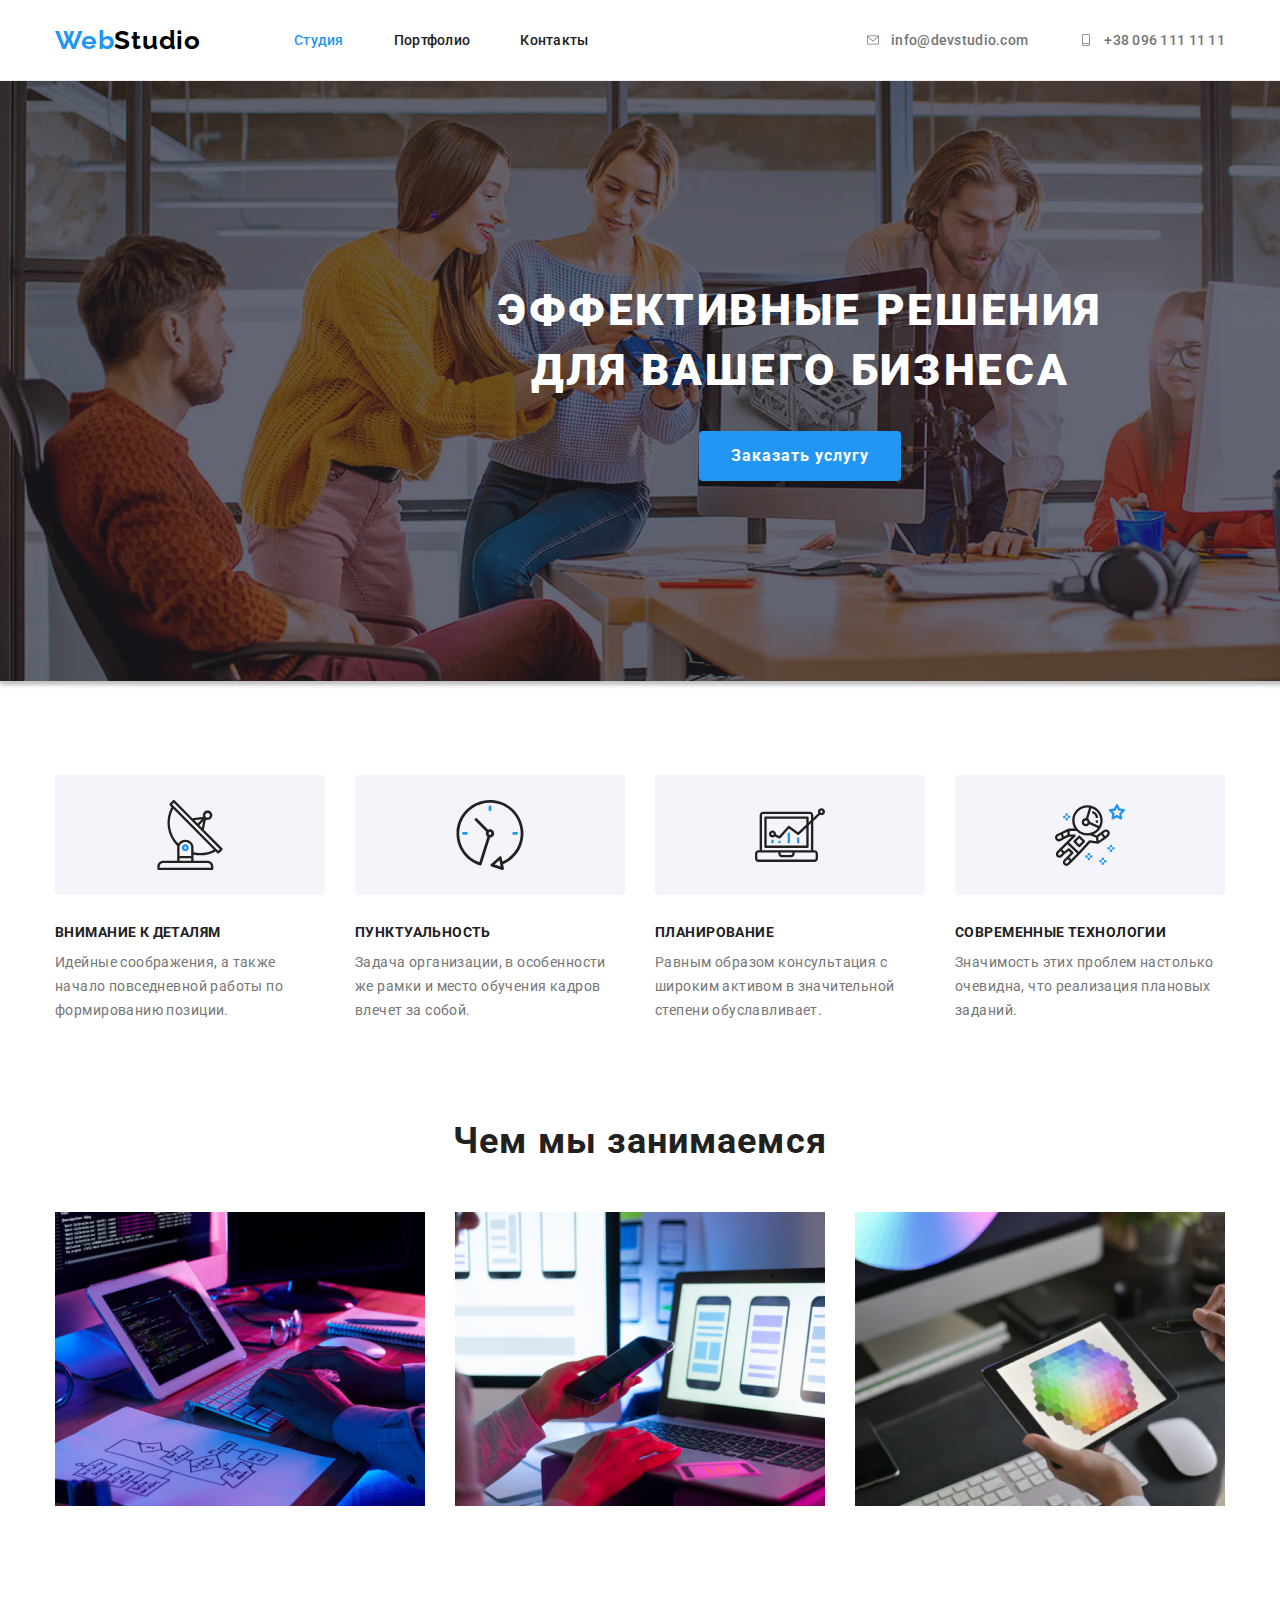
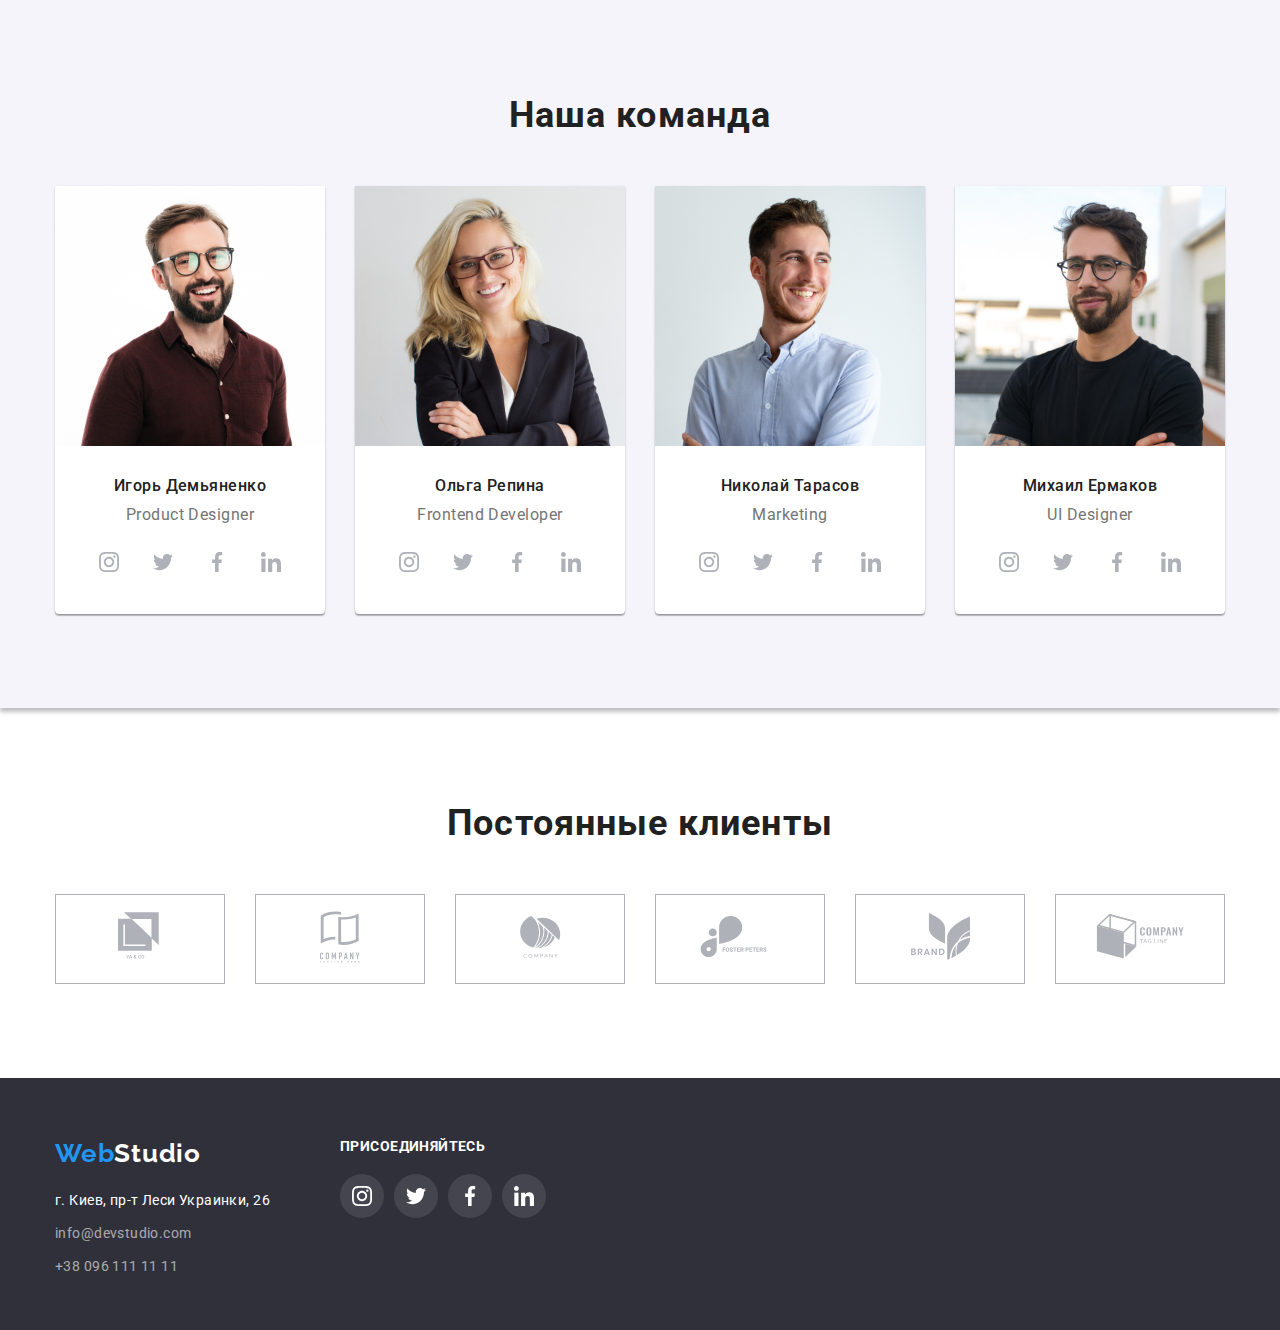
<file: index.html>
<!DOCTYPE html>
<html lang="ru">
  <head>
    <meta charset="UTF-8" />
    <meta name="viewport" content="width=device-width, initial-scale=1.0" />
    <title>Web Studio</title>
    <link
      rel="stylesheet"
      href="https://cdnjs.cloudflare.com/ajax/libs/modern-normalize/1.0.0/modern-normalize.css"
    />
    <link
      rel="stylesheet"
      href="https://fonts.googleapis.com/css2?family=Raleway:wght@700&family=Roboto:wght@400;500;700;900&display=swap"
    />
    <link rel="stylesheet" href="./css/main.css" />
  </head>
  <body>
    <header class="header">
      <div class="container">
        <nav class="navigation">
          <ul class="nav">
            <li class="nav-list list">
              <a href="./index.html" lang="en" class="link">
                <span class="logo-web-header">Web</span><span class="logo-studio-header">Studio</span></a>
            </li>
            <li class="nav-list list">
              <a href="./index.html" class="nav-list-link link current">Студия</a>
            </li>
            <li class="nav-list list">
              <a href="./portfolio.html" class="nav-list-link link">Портфолио</a>
            </li>
            <li class="nav-list list">
              <a href="" class="nav-list-link link">Контакты</a>
            </li>
          </ul>
        </nav>
        <address class="address">
          <ul class="address-nav">
            <li class="adress-list list">
              <a href="mailto:info@devstudio.com" class="header-email-link link">
                <svg class="address-svg" width='16' height='12'>
                  <use href='./img/sprite.svg#icon-mail'></use>
                </svg>
                info@devstudio.com</a>
            </li>
            <li class="adress-list list">
              <a href="tel:+380961111111" class="header-tel-link link">
                <svg class="address-svg" width='16' height='12'>
                  <use href='./img/sprite.svg#icon-tel'></use>
                </svg>
                +38 096 111 11 11</a>
            </li>
          </ul>
        </address>
      </div>
    </header>
    <main class="main">
        <section class="main-section">
          <div class="container main-title">
              <h1 class="main-section-title">ЭФФЕКТИВНЫЕ РЕШЕНИЯ <br> ДЛЯ ВАШЕГО БИЗНЕСА</h1>
            <button type="button" class="main-section-button">Заказать услугу</button>
          </div>
        </section>
       <section class="benefits">
         <div class="container">
          <h2 hidden>Преимущества</h2>
          <ul class="benefits-title-group">
            <li class="benefits-list list">
              <p class="benefits-list-item item1">Внимание к деталям</p>
              <p class="benefits-list-text">
                Идейные соображения, а также начало повседневной работы по
                формированию позиции.
              </p>
            </li>
            <li class="benefits-list list">
              <p class="benefits-list-item item2">Пунктуальность</p>
              <p class="benefits-list-text">
                Задача организации, в особенности же рамки и место обучения кадров
                влечет за собой.
              </p>
            </li>
            <li class="benefits-list list">
              <p class="benefits-list-item item3">Планирование</p>
              <p class="benefits-list-text">
                Равным образом консультация с широким активом в значительной
                степени обуславливает.
              </p>
            </li>
            <li class="benefits-list list">
              <p class="benefits-list-item item4">Современные технологии</p>
              <p class="benefits-list-text">
                Значимость этих проблем настолько очевидна, что реализация
                плановых заданий.
              </p>
          </ul>
         </div>
      </section>
      <section class="doing">
        <div class="container">
            <h2 class="doing-title">Чем мы занимаемся</h2>
            <ul class="doing-item">
              <li class="doing-list list">
                <a href="">
                  <img src="./img/service/service-1.jpg"
                    alt="Мы занимаемся десктопными приложениями"
                    height="294"
                    width="370"/>
                </a>
              </li>
              <li class="doing-list list">
                <a href="">
                  <img src="./img/service/service-2.jpg"
                    alt="Мы занимаемся мобильными приложениями"
                    height="294"
                    width="370"/>
                </a>
              </li>
              <li class="doing-list list">
                <a href="">
                  <img src="./img/service/service-3.jpg"
                    alt="Мы занимаемся дизайнерскими решениями"
                    height="294"
                    width="370"/>
                </a>
              </li>
            </ul>
        </div>
      </section>
      <section class="team">
        <div class="container">
            <h2 class="team-title">Наша команда</h2>
          <ul class="team-group">
            <li class="team-list list">
              <img
                src="./img/our-team/team-1.jpg"
                alt="Наша команда: Игорь Демьяненко"
                height="260"
                width="270"/>
              <h3 class="team-person">Игорь Демьяненко</h3>
              <p lang="en" class="team-role">Product Designer</p>
              <div class="team-contact">
                <ul class="social-list list">
                  <li class="social-list-link link">
                    <a class="social-link" href="">
                      <svg class="social-svg">
                        <use href='./img/sprite.svg#icon-instagram'></use>
                      </svg>
                    </a>
                  </li>
                  <li class="social-list-link link">
                    <a class="social-link" href="">
                      <svg class="social-svg">
                        <use href='./img/sprite.svg#icon-twitter'></use>
                      </svg>
                    </a>
                  </li>
                  <li class="social-list-link link">
                    <a class="social-link" href="">
                      <svg class="social-svg">
                        <use href='./img/sprite.svg#icon-facebook'></use>
                      </svg>
                    </a>
                  </li>
                  <li class="social-list-link link">
                    <a class="social-link" href="">
                      <svg class="social-svg">
                        <use href='./img/sprite.svg#icon-linkedin'></use>
                      </svg>
                    </a>
                  </li>
                </ul>
              </div>
            </li>
            <li class="team-list list">
              <img
                src="./img/our-team/team-2.jpg"
                alt="Наша команда: Ольга Репина"
                height="260"
                width="270"/>
              <h3 class="team-person">Ольга Репина</h3>
              <p lang="en" class="team-role">Frontend Developer</p>
              <div class="team-contact">
                <ul class="social-list list">
                  <li class="social-list-link link">
                    <a class="social-link" href="">
                      <svg class="social-svg">
                        <use href='./img/sprite.svg#icon-instagram'></use>
                      </svg>
                    </a>
                  </li>
                  <li class="social-list-link link">
                    <a class="social-link" href="">
                      <svg class="social-svg">
                        <use href='./img/sprite.svg#icon-twitter'></use>
                      </svg>
                    </a>
                  </li>
                  <li class="social-list-link link">
                    <a class="social-link" href="">
                      <svg class="social-svg">
                        <use href='./img/sprite.svg#icon-facebook'></use>
                      </svg>
                    </a>
                  </li>
                  <li class="social-list-link link">
                    <a class="social-link" href="">
                      <svg class="social-svg">
                        <use href='./img/sprite.svg#icon-linkedin'></use>
                      </svg>
                    </a>
                  </li>
                </ul>
              </div>
            </li>
            <li class="team-list list">
              <img
                src="./img/our-team/team-3.jpg"
                alt="Наша команда: Николай Тарасов"
                height="260"
                width="270"/>
              <h3 class="team-person">Николай Тарасов</h3>
              <p lang="en" class="team-role">Marketing</p>
              <div class="team-contact">
                <ul class="social-list list">
                  <li class="social-list-link link">
                    <a class="social-link" href="">
                      <svg class="social-svg">
                        <use href='./img/sprite.svg#icon-instagram'></use>
                      </svg>
                    </a>
                  </li>
                  <li class="social-list-link link">
                    <a class="social-link" href="">
                      <svg class="social-svg">
                        <use href='./img/sprite.svg#icon-twitter'></use>
                      </svg>
                    </a>
                  </li>
                  <li class="social-list-link link">
                    <a class="social-link" href="">
                      <svg class="social-svg">
                        <use href='./img/sprite.svg#icon-facebook'></use>
                      </svg>
                    </a>
                  </li>
                  <li class="social-list-link link">
                    <a class="social-link" href="">
                      <svg class="social-svg">
                        <use href='./img/sprite.svg#icon-linkedin'></use>
                      </svg>
                    </a>
                  </li>
                </ul>
              </div>
            </li>
            <li class="team-list list">
              <img
                src="./img/our-team/team-4.jpg"
                alt="Наша команда: Михаил Ермаков"
                height="260"
                width="270"/>
              <h3 class="team-person">Михаил Ермаков</h3>
              <p lang="en" class="team-role">UI Designer</p>
              <div class="team-contact">
                <ul class="social-list list">
                  <li class="social-list-link link">
                    <a class="social-link" href="">
                      <svg class="social-svg">
                        <use href='./img/sprite.svg#icon-instagram'></use>
                      </svg>
                    </a>
                  </li>
                  <li class="social-list-link link">
                    <a class="social-link" href="">
                      <svg class="social-svg">
                        <use href='./img/sprite.svg#icon-twitter'></use>
                      </svg>
                    </a>
                  </li>
                  <li class="social-list-link link">
                    <a class="social-link" href="">
                      <svg class="social-svg">
                        <use href='./img/sprite.svg#icon-facebook'></use>
                      </svg>
                    </a>
                  </li>
                  <li class="social-list-link link">
                    <a class="social-link" href="">
                      <svg class="social-svg">
                        <use href='./img/sprite.svg#icon-linkedin'></use>
                      </svg>
                    </a>
                  </li>
                </ul>
              </div>
            </li>
          </ul>
         </div>
      </section>
      <section class="customers">
        <div class="container">
          <h1 class="cust-title">Постоянные клиенты</h1>
          <ul class="cust-list">
            <li class="cust-list-link list">
              <a class="cust-link" href="">
                <svg class="cust-list-svg" width='45' height='50'>
                  <use href='./img/sprite.svg#icon-logo1'></use>
                </svg>
              </a>
            </li>
            <li class="cust-list-link list">
              <a class="cust-link" href=""><svg class="cust-list-svg" width='40' height='52'>
                <use href='./img/sprite.svg#icon-logo2'></use>
              </svg></a>
            </li>
            <li class="cust-list-link list">
              <a href=""><svg class="cust-list-svg"  width='41' height='42'>
                <use href='./img/sprite.svg#icon-logo3'></use>
              </svg></a>
            </li>
            <li class="cust-list-link list">
              <a href=""><svg class="cust-list-svg"  width='80' height='42'>
                <use href='./img/sprite.svg#icon-logo4'></use>
              </svg></a>
            </li>
            <li class="cust-list-link list">
              <a href=""><svg class="cust-list-svg"  width='59' height='47'>
                <use href='./img/sprite.svg#icon-logo5'></use>
              </svg></a>
            </li>
            <li class="cust-list-link list">
              <a href=""><svg class="cust-list-svg"  width='89' height='45'>
                <use href='./img/sprite.svg#icon-logo6'></use>
              </svg></a>
            </li>
          </ul>
        </div>
      </section>
    </main>
    <footer class="footer">
      <div class="container">
        <div class="logo-footer">
          <a href="./index.html" lang="en" class="link"
          ><span class="logo-web">Web</span
          ><span class="logo-studio">Studio</span></a>
         <address class="contact-footer">
          <ul>
            <li class="footer-list list">
              <a
                href="https://goo.gl/maps/NVVWa15Udhnw2VXG6"
                target="_blank"
                class="footer-adress-link link"
                >г. Киев, пр-т Леси Украинки, 26</a>
            </li>
            <li class="footer-list list">
              <a href="mailto:info@devstudio.com" class="footer-email-link link"
                >info@devstudio.com</a>
            </li>
            <li class="footer-list list">
              <a href="tel:+380961111111" class="footer-tel-link link">+38 096 111 11 11</a>
            </li>
          </ul>
         </address>
       </div>
      <div class="join-footer">
        <h2 class="join-footer-title">ПРИСОЕДИНЯЙТЕСЬ</h2>
        <ul class="social-list list">
          <li class="social-list-link link footer-social">
            <a class="social-link footer-social-link" href="">
              <svg class="social-svg">
                <use href='./img/sprite.svg#icon-instagram'></use>
              </svg>
            </a>
          </li>
          <li class="social-list-link link footer-social">
            <a class="social-link footer-social-link" href="">
              <svg class="social-svg">
                <use href='./img/sprite.svg#icon-twitter'></use>
              </svg>
            </a>
          </li>
          <li class="social-list-link link footer-social">
            <a class="social-link footer-social-link" href="">
              <svg class="social-svg">
                <use href='./img/sprite.svg#icon-facebook'></use>
              </svg>
            </a>
          </li>
          <li class="social-list-link link footer-social">
            <a class="social-link footer-social-link" href="">
              <svg class="social-svg">
                <use href='./img/sprite.svg#icon-linkedin'></use>
              </svg>
            </a>
          </li>
        </ul>
      </div>
      </div>
    </footer>
  </body>
</html>
</file>
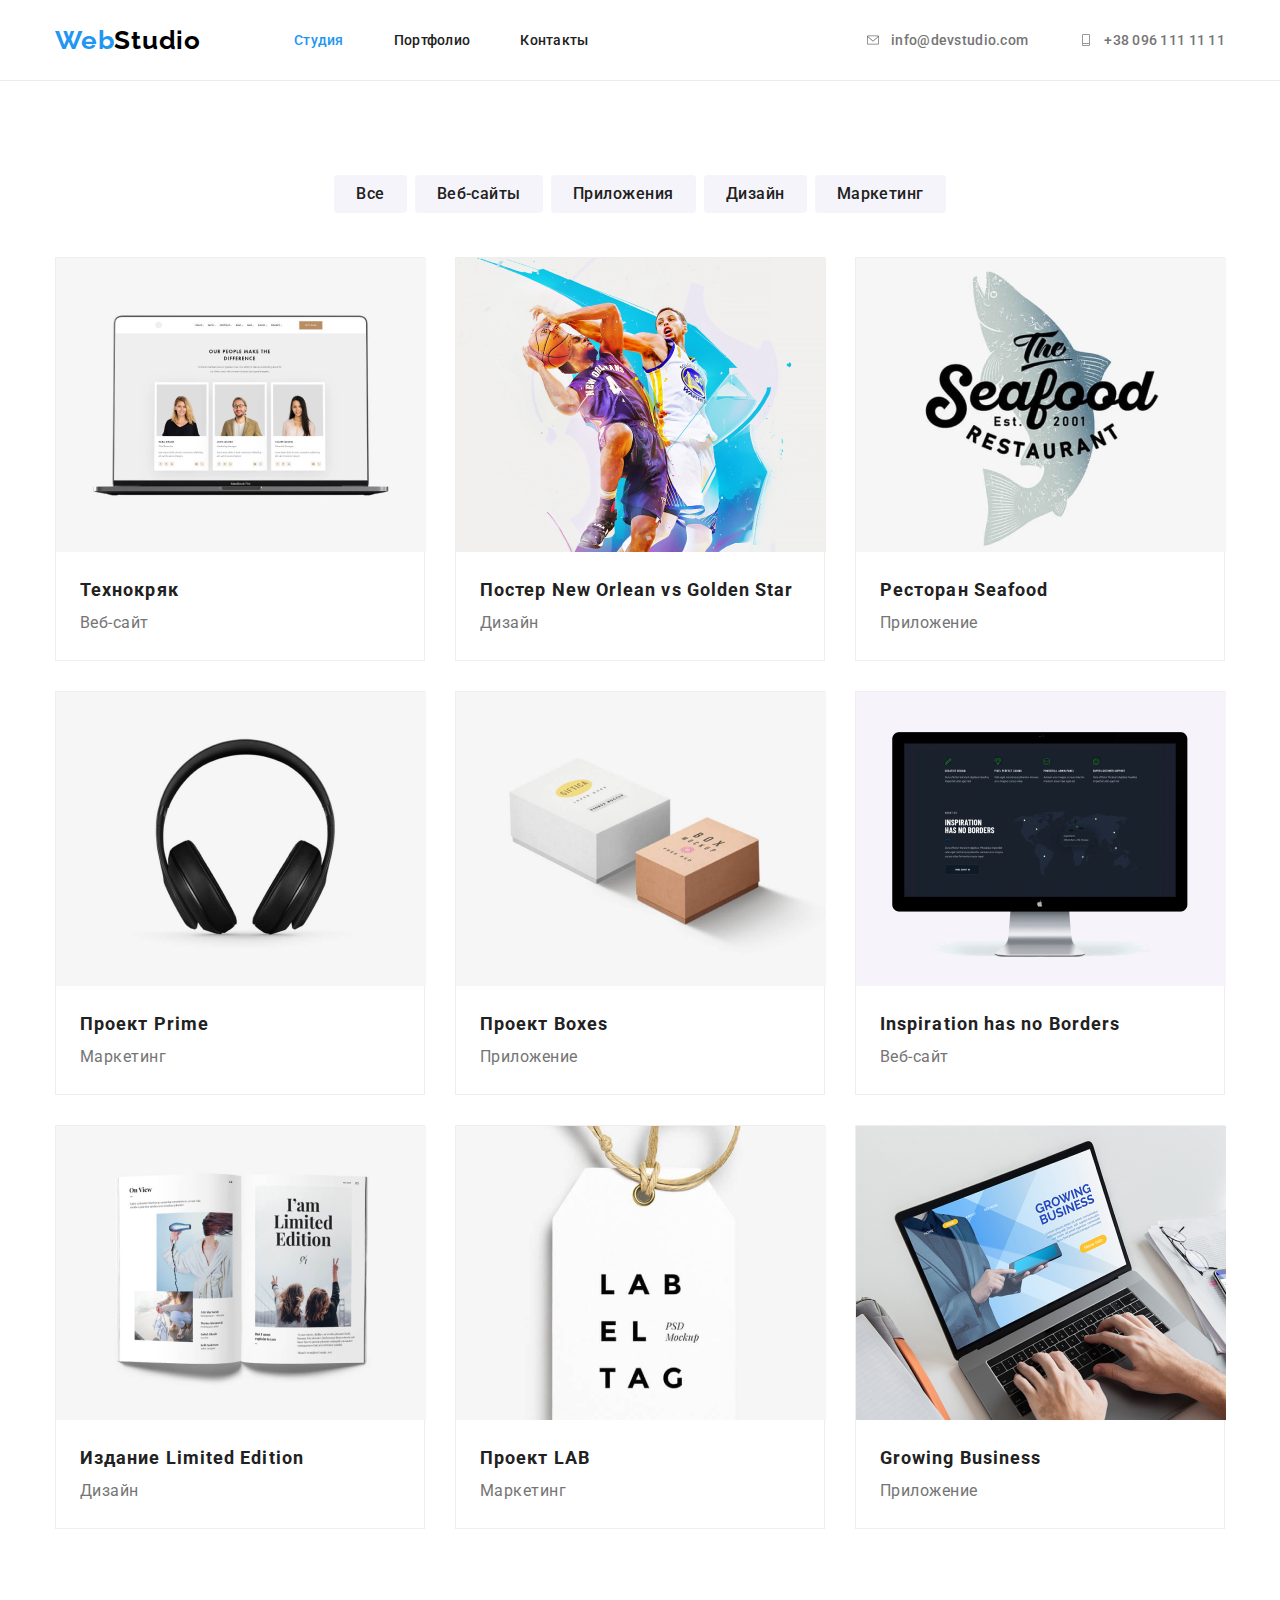
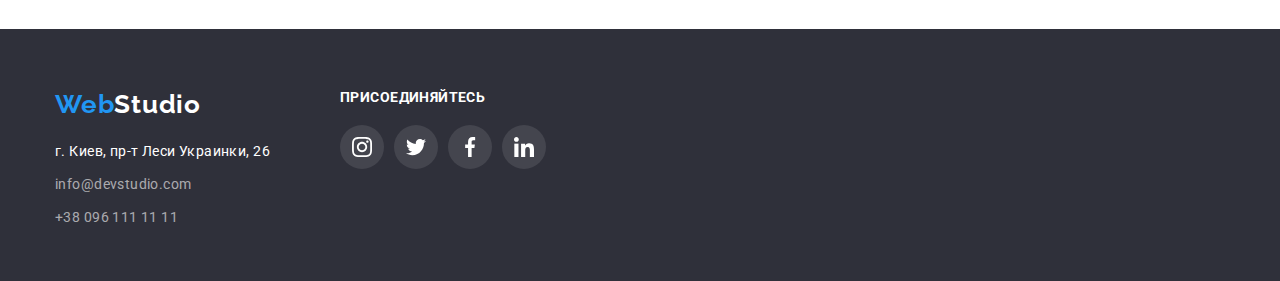
<file: portfolio.html>
<!DOCTYPE html>
<html lang="ru">
<head>
    <meta charset="UTF-8">
    <meta name="viewport" content="width=device-width, initial-scale=1.0">
    <title>Portfolio</title>
    <link href="https://fonts.googleapis.com/css2?family=Raleway:wght@700&family=Roboto:wght@400;500;700;900&display=swap" rel="stylesheet">
    <link rel="stylesheet" href="https://cdnjs.cloudflare.com/ajax/libs/modern-normalize/1.0.0/modern-normalize.css">
    <link rel="stylesheet" href="./css/main.css">
</head>
<body>
  <header class="header">
    <div class="container">
      <nav class="navigation">
        <ul class="nav">
          <li class="nav-list list">
            <a href="./index.html" lang="en" class="link">
              <span class="logo-web-header">Web</span><span class="logo-studio-header">Studio</span></a>
          </li>
          <li class="nav-list list">
            <a href="./index.html" class="nav-list-link link current">Студия</a>
          </li>
          <li class="nav-list list">
            <a href="./portfolio.html" class="nav-list-link link">Портфолио</a>
          </li>
          <li class="nav-list list">
            <a href="" class="nav-list-link link">Контакты</a>
          </li>
        </ul>
      </nav>
      <address class="address">
        <ul class="address-nav">
          <li class="adress-list list">
            <a href="mailto:info@devstudio.com" class="header-email-link link">
              <svg class="address-svg" width='16' height='12'>
                <use href='./img/sprite.svg#icon-mail'></use>
              </svg>
              info@devstudio.com</a>
          </li>
          <li class="adress-list list">
            <a href="tel:+380961111111" class="header-tel-link link">
              <svg class="address-svg" width='16' height='12'>
                <use href='./img/sprite.svg#icon-tel'></use>
              </svg>
              +38 096 111 11 11</a>
          </li>
        </ul>
      </address>
    </div>
  </header>
    <main>
      <section class="portfolio-project">
        <div class="container">
            <h1 hidden>Портфолио</h1>
            <h2 hidden>Фильтр проектов</h2>
            <ul class="portfolio-group">
              <li class="portfolio-list-button list">
                <button type="button" class="portfolio-list-button-item">Все</button>
              </li>
              <li class="portfolio-list-button list">
                <button type="button" class="portfolio-list-button-item">Веб-сайты</button>
              </li>
              <li class="portfolio-list-button list">
                <button type="button" class="portfolio-list-button-item">Приложения</button>
              </li>
              <li class="portfolio-list-button list">
                <button type="button" class="portfolio-list-button-item">Дизайн</button>
              </li>
              <li class="portfolio-list-button list">
                <button type="button" class="portfolio-list-button-item">Маркетинг</button>
              </li>
            </ul>
            <ul class="portfolio-project-group">
              <li class="portfolio-project-list list">
                <img src="./img/project/project-1.jpg" alt="Проект веб-сайта" width="370" height="294">
                <div class="portfolio-block">
                  <h3 class="portfolio-project-title">Технокряк</h3>
                  <p class="portfolio-project-type">Веб-сайт</p>
                </div>
              </li>
              <li class="portfolio-project-list list">
                  <img src="./img/project/project-2.jpg" alt="Проект дизайна" width="370" height="294">
                  <div class="portfolio-block">
                    <h3 class="portfolio-project-title">Постер New Orlean vs Golden Star</h3>
                    <p class="portfolio-project-type">Дизайн</p>
                  </div>
              </li>
              <li class="portfolio-project-list list">
                  <img src="./img/project/project-3.jpg" alt="Проект приложения" width="370" height="294">
                  <div class="portfolio-block">
                    <h3 class="portfolio-project-title">Ресторан Seafood</h3>
                    <p class="portfolio-project-type">Приложение</p>
                  </div>
              </li>
              <li class="portfolio-project-list list">
                  <img src="./img/project/project-4.jpg" alt="Проект маркетинг" width="370" height="294">
                  <div class="portfolio-block">
                    <h3 class="portfolio-project-title">Проект Prime</h3>
                    <p class="portfolio-project-type">Маркетинг</p>
                  </div>
              </li>
              <li class="portfolio-project-list list">
                  <img src="./img/project/project-5.jpg" alt="Проект приложение" width="370" height="294">
                  <div class="portfolio-block">
                    <h3 class="portfolio-project-title">Проект Boxes</h3>
                    <p class="portfolio-project-type">Приложение</p>
                  </div>
              </li>
              <li class="portfolio-project-list list">
                  <img src="./img/project/project-6.jpg" alt="Проект веб-сайта" width="370" height="294">
                  <div class="portfolio-block">
                    <h3 class="portfolio-project-title">Inspiration has no Borders</h3>
                    <p class="portfolio-project-type">Веб-сайт</p>
                  </div>
              </li>
              <li class="portfolio-project-list list">
                  <img src="./img/project/project-7.jpg" alt="Проект дизайна" width="370" height="294">
                  <div class="portfolio-block">
                    <h3 class="portfolio-project-title">Издание Limited Edition</h3>
                    <p class="portfolio-project-type">Дизайн</p>
                  </div>
              </li>
              <li class="portfolio-project-list list">
                  <img src="./img/project/project-8.jpg" alt="Проект маркетинг" width="370" height="294">
                  <div class="portfolio-block">
                    <h3 class="portfolio-project-title">Проект LAB</h3>
                    <p class="portfolio-project-type">Маркетинг</p>
                  </div>
              </li>
              <li class="portfolio-project-list list">
                  <img src="./img/project/project-9.jpg" alt="Проект приложения" width="370" height="294">
                  <div class="portfolio-block">
                    <h3 class="portfolio-project-title">Growing Business</h3>
                    <p class="portfolio-project-type">Приложение</p>
                  </div>
              </li>
          </ul>
        </div>
      </section>
    </main>
    <footer class="footer">
      <div class="container">
        <div class="logo-footer">
          <a href="./index.html" lang="en" class="link"
          ><span class="logo-web">Web</span
          ><span class="logo-studio">Studio</span></a>
         <address class="contact-footer">
          <ul>
            <li class="footer-list list">
              <a
                href="https://goo.gl/maps/NVVWa15Udhnw2VXG6"
                target="_blank"
                class="footer-adress-link link"
                >г. Киев, пр-т Леси Украинки, 26</a>
            </li>
            <li class="footer-list list">
              <a href="mailto:info@devstudio.com" class="footer-email-link link"
                >info@devstudio.com</a>
            </li>
            <li class="footer-list list">
              <a href="tel:+380961111111" class="footer-tel-link link">+38 096 111 11 11</a>
            </li>
          </ul>
         </address>
       </div>
      <div class="join-footer">
        <h2 class="join-footer-title">ПРИСОЕДИНЯЙТЕСЬ</h2>
        <ul class="social-list list">
          <li class="social-list-link link footer-social">
            <a class="social-link footer-social-link" href="">
              <svg class="social-svg">
                <use href='./img/sprite.svg#icon-instagram'></use>
              </svg>
            </a>
          </li>
          <li class="social-list-link link footer-social">
            <a class="social-link footer-social-link" href="">
              <svg class="social-svg">
                <use href='./img/sprite.svg#icon-twitter'></use>
              </svg>
            </a>
          </li>
          <li class="social-list-link link footer-social">
            <a class="social-link footer-social-link" href="">
              <svg class="social-svg">
                <use href='./img/sprite.svg#icon-facebook'></use>
              </svg>
            </a>
          </li>
          <li class="social-list-link link footer-social">
            <a class="social-link footer-social-link" href="">
              <svg class="social-svg">
                <use href='./img/sprite.svg#icon-linkedin'></use>
              </svg>
            </a>
          </li>
        </ul>
      </div>
      </div>
    </footer>
</body>
</file>
<file: css/main.css>
:root {
  --main-font: "Roboto", sans-serif;
  --logo-font: "Raleway", sans-serif;
  --title-theme-color: #212121;
  --text-theme-color: #757575;
  --animation-theme-color: #2196f3;
}

*,
*::before,
*::after {
  margin: 0;
  padding: 0;
}

body {
  font-style: normal;
  font-family: var(--main-font);
  color: var(--title-theme-color);
  background: #ffffff;
}

img {
  display: block;
}

.container {
  width: 1200px;
  margin: 0 auto;
  padding: 0 15px;
}


button {
  font-family: inherit;
}

.nav-list-link.current {
  color: #2196f3;
}

.list {
  list-style: none;
}

.link {
  text-decoration: none;
}

.address {
  font-style: normal;
}

/*  ============ Logo  ============ */
.logo-web-header {
  font-family: var(--logo-font);
  font-weight: 700;
  font-size: 26px;
  line-height: 1.19;
  letter-spacing: 0.03em;
  color: #2196f3;
}

.logo-studio-header {
  font-family: var(--logo-font);
  font-weight: 700;
  font-size: 26px;
  line-height: 1.19;
  letter-spacing: 0.03em;
  color: #000000;
}
/*  ============ End Logo  ============ */

/*  ============ HEADER  ============ */

.header .container {
  display: flex;
  align-items: center;
  height: 80px;
  justify-content: space-between;
}

.header  {
  border-bottom: 1px solid rgba(236, 236, 236, 1);
}

.navigation .nav {
  display: flex;
  align-items: center;
}

.address .address-nav {
  display: flex;
  align-items: center;
}

.nav-list:first-child {
  margin-right: 93px;
}

.nav-list:nth-child(1n + 2) {
  margin-right: 50px;
}

.adress-list:not(:last-child) {
  margin-right: 50px;
}

.nav-list-link {
  font-family: var(--main-font);
  font-weight: 500;
  font-size: 14px;
  line-height: 1.143;
  letter-spacing: 0.02em;
  color: var(--title-theme-color);
}

.header-tel-link,
.header-email-link {
  font-weight: 500;
  font-size: 14px;
  line-height: 1.143;
  letter-spacing: 0.02em;
  color: var(--text-theme-color);
 
  display: flex;
  justify-content: center;
  align-items: center;
  fill: rgba(117, 117, 117, 1);
}

.address-svg {
  margin-right: 10px;
}

.nav-list-link:hover,
.nav-list-link:focus,
.header-tel-link:hover,
.header-tel-link:focus,
.header-email-link:focus,
.header-email-link:hover {
color: var(--animation-theme-color);
fill: var(--animation-theme-color);
}

/*  ============ END HEADER  ============ */

/*  ============ main section  ============ */

.main-section .container {
    height: 600px;
    width: 1600px;
    text-align: center;
    padding-top: 200px;
    padding-bottom: 200px;
    background-image: linear-gradient(rgba(47, 48, 58, 0.4), rgba(47, 48, 58, 0.4)), url('../img/main/main.png');
    background-repeat: no-repeat;
    background-position: center;
    background-size: contain;
    box-shadow: 0px 4px 4px rgba(0, 0, 0, 0.25);
  }

.main-section-title {
  font-family: var(--main-font);
    font-weight: 900;
    font-size: 44px;
    line-height: 1.36;
    letter-spacing: 0.06em;
    color: #FFFFFF;
    padding-bottom: 30px;
}

.main-section-button {
    display: inline-block;
    height: 50px;
    padding: 0 32px;
    
    letter-spacing: 0.06em;
    font-family: var(--main-font);
    background-color: var(--animation-theme-color);
    font-weight: 700;
    font-size: 16px;
    line-height: 2.25;
    color: #FFFFFF;
    border-radius: 4px;
    border: none;
}

/*  ============ End main section  ============ */

/*  ============ Benefits  ============ */

.benefits .container {
  height: 345px;
  padding-top: 94px;
}

.benefits-list {
  width: 270px;
}

.benefits-title-group {
  display: flex;
  justify-content: space-between;
}

.benefits-list:not(:last-child) {
  margin-right: 30px;
}

.item1::before {
  display: block;
  content: "";
  width: 270px;
  height: 120px;
  border-radius: 4px;
  background-color: #F5F4FA;
  margin-bottom: 30px;
  background-image: url('../img/benefits/img1.svg');
  background-repeat: no-repeat;
  background-position: center;
}

.item2::before {
  display: block;
  content: "";
  width: 270px;
  height: 120px;
  border-radius: 4px;
  background-color: #F5F4FA;
  margin-bottom: 30px;
  background-image: url('../img/benefits/img2.svg');
  background-repeat: no-repeat;
  background-position: center;
}

.item3::before {
  display: block;
  content: "";
  width: 270px;
  height: 120px;
  border-radius: 4px;
  background-color: #F5F4FA;
  margin-bottom: 30px;
  background-image: url('../img/benefits/img3.svg');
  background-repeat: no-repeat;
  background-position: center;
}

.item4::before {
  display: block;
  content: "";
  width: 270px;
  height: 120px;
  border-radius: 4px;
  background-color: #F5F4FA;
  margin-bottom: 30px;
  background-image: url('../img/benefits/img4.svg');
  background-repeat: no-repeat;
  background-position: center;
}

.benefits-list-item {
  font-family: var(--main-font);
  font-weight: 700;
  font-size: 14px;
  line-height: 1.14;
  letter-spacing: 0.03em;
  text-transform: uppercase;
  color: var(--title-theme-color);
  margin-bottom: 10px;
}

.benefits-list-text {
  font-family: var(--main-font);
  font-weight: 400;
  font-size: 14px;
  line-height: 1.71;
  letter-spacing: 0.03em;
  color: var(--text-theme-color);
}
/*  ============ End benefits  ============ */

/*  ============ doing + team  ============ */

.doing .container {
  height: 574px;
  padding-top: 94px;
  padding-bottom: 94px;
}

.doing-item {
  display: flex;
  justify-content: space-between;
  margin-top: 50px;
}

.doing-title,
.team-title {
  font-family: var(--main-font);
  font-weight: 700;
  font-size: 36px;
  line-height: 1.17;
  text-align: center;
  letter-spacing: 0.03em;
  color: var(--title-theme-color);
}
.team-person {
  font-family: var(--main-font);
  font-weight: 500;
  font-size: 16px;
  line-height: 1.19;
  letter-spacing: 0.03em;
  color: var(--title-theme-color);
  text-align: center;
  padding: 30px 0 10px;
}

.team-role {
  font-family: var(--main-font);
  font-weight: 400;
  font-size: 16px;
  line-height: 1.19;
  letter-spacing: 0.03em;
  color: var(--text-theme-color);
  text-align: center;
  padding-bottom: 16px;
}

.team .container {
  height: 708px;
  padding-top: 94px;
}

.team {
  display: block;
  background-color: #F5F4FA;
  box-shadow: 0px 4px 4px rgba(0, 0, 0, 0.25);
}

.team-group {
  display: flex;
  justify-content: space-between;
}

.team-list {
  background-color: white;
  box-shadow: 0px 1px 3px rgba(0, 0, 0, 0.12), 0px 1px 1px rgba(0, 0, 0, 0.14), 0px 2px 1px rgba(0, 0, 0, 0.2);
  border-radius: 0px 0px 4px 4px;;
}

.team-title {
  margin-bottom: 50px;
}

.team-contact {
  display: flex;
  justify-content: center;
  height: 74px;
  padding-bottom: 30px;
}

.social-list {
  display: flex;
}

.social-link {
  display: flex;
  justify-content: center;
  align-items: center;
  width: 44px;
  height: 44px;
  border-radius: 50%;
  fill: rgba(175,177,184,1);
}

.social-link:hover,
.social-link:focus {
  border-radius: 50%;
  background-color: var(--animation-theme-color);
  fill: white;
}

.social-list-link:not(:last-child) {
  margin-right: 10px;
}

.social-svg {
width: 20px;
height: 20px;
}

/*  ============ End doing + team  ============ */

/*  ============ customers  ============ */

.customers .container{
  height: 370px;
  padding-top: 94px;
  padding-bottom: 94px;
}

.cust-title {
font-family: var(--main-font);
font-weight: 700;
font-size: 36px;
line-height: 1.17;
text-align: center;
letter-spacing: 0.03em;
color: var(--title-theme-color);
padding-bottom: 50px;
}

.cust-list {
display: flex;
justify-content: space-between;
}

.cust-list-link {
display: flex;
width: 170px;
height: 90px;
justify-content: center;
align-items: center;
border: 1px solid rgba(175, 177, 184, 1);
}

.cust-list-svg {
  fill: rgba(175,177,184,1);
}

.cust-list-link:hover .cust-list-svg,
.cust-list-link:focus .cust-list-svg {
  fill: var(--animation-theme-color);
}

.cust-list-link:hover,
.cust-list-link:focus {
  border: 1px solid var(--animation-theme-color);
}

/*  ============ end customers  ============ */

/*  ============ footer  ============ */
.footer-tel-link,
.footer-email-link,
.footer-adress-link {
  font-family: var(--main-font);
  font-style: normal;
  font-weight: 400;
  font-size: 14px;
  line-height: 1.71;
  letter-spacing: 0.03em;
}

.footer {
  background-color: #2F303A;
}

.footer .container {
  display: flex;
  height: 252px;
  padding-top: 60px;
  padding-bottom: 60px;
}

.footer-list:not(:last-child) {
  margin-bottom: 9px;
}

.footer-adress-link {
  color: white;
}

.footer-email-link,
.footer-tel-link {
  color:rgba(255, 255, 255, 0.6);
}

.contact-footer {
  margin-top: 20px;
}

.container .logo-web {
  font-family: var(--logo-font);
  font-weight: 700;
  font-size: 26px;
  line-height: 1.19;
  letter-spacing: 0.03em;
  color: #2196f3;
}

.container .logo-studio {
  font-family: var(--logo-font);
  font-weight: 700;
  font-size: 26px;
  line-height: 1.19;
  letter-spacing: 0.03em;
  color: white;
}

.join-footer {
  margin-left: 70px;
  width: 206px;
  height: 80px;
}

.join-footer-title {
font-family: var(--main-font);
font-weight: 700;
font-size: 14px;
line-height: 1.143;
letter-spacing: 0.03em;
color: #FFFFFF;
margin-bottom: 20px;
}

.footer-social {
  background-color: rgba(255, 255, 255, 0.1);
  border-radius: 50%;
}

.footer-social-link {
  fill: white;
}

/*  ============ End footer  ============ */

/*  ============ portfolio button  ============ */
.portfolio-list-button-item {
  font-family: var(--main-font);
  font-weight: 500;
  font-size: 16px;
  line-height: 1.63;
  letter-spacing: 0.03em;
  color: var(--title-theme-color);
  background-color: #F5F4FA;
  border-radius: 4px;
  padding: 6px 22px 6px;
  border: none;
}

.portfolio-list-button-item:hover,
.portfolio-list-button-item:focus {
  background-color: #2196F3;
  color: #FFFFFF; 
  border: none;
  border-style: none;
  outline: none;
}

.portfolio-group {
  display: flex;
  justify-content: center;
  margin-bottom: 44px;
}

.portfolio-list-button:not(:last-child) {
  margin-right: 8px;
}

/*  ============ End portfolio button  ============ */

/*  ============ portfolio-project  ============ */

.portfolio-project .container {
  height: 1548px;
  padding-top: 94px;
  padding-bottom: 94px;
}

.portfolio-project-group {
  display: flex;
  flex-wrap: wrap;
  justify-content: space-between;
}

.portfolio-project-list:not(:nth-child(3n + 3)) {
  margin-right: 30px;
}

.portfolio-project-list:not(:nth-last-child(-n + 3)) {
  margin-bottom: 30px;
}

.portfolio-project-list {
  height: 404px;
  width: 370px;
  border: 1px solid rgba(238, 238, 238, 1);
}

.portfolio-project-list:hover,
.portfolio-project-list:focus {
border: 1px solid #EEEEEE;
box-sizing: border-box;
box-shadow: 0px 1px 1px rgba(0, 0, 0, 0.12), 0px 4px 4px rgba(0, 0, 0, 0.06), 1px 4px 6px rgba(0, 0, 0, 0.16);
}

.portfolio-block {
  width: 370px;
  height: 110px;
  padding: 20px 24px 20px;
}

.portfolio-project-title {
  font-family: var(--main-font);
  font-weight: 700;
  font-size: 18px;
  line-height: 2;
  letter-spacing: 0.06em;
  color: var(--title-theme-color);
}

.portfolio-project-type {
  font-family: var(--main-font);
  font-weight: 400;
  font-size: 16px;
  line-height: 1.88;
  letter-spacing: 0.03em;
  color: var(--text-theme-color);
}

/*  ============ End portfolio-project  ============ */
</file>
